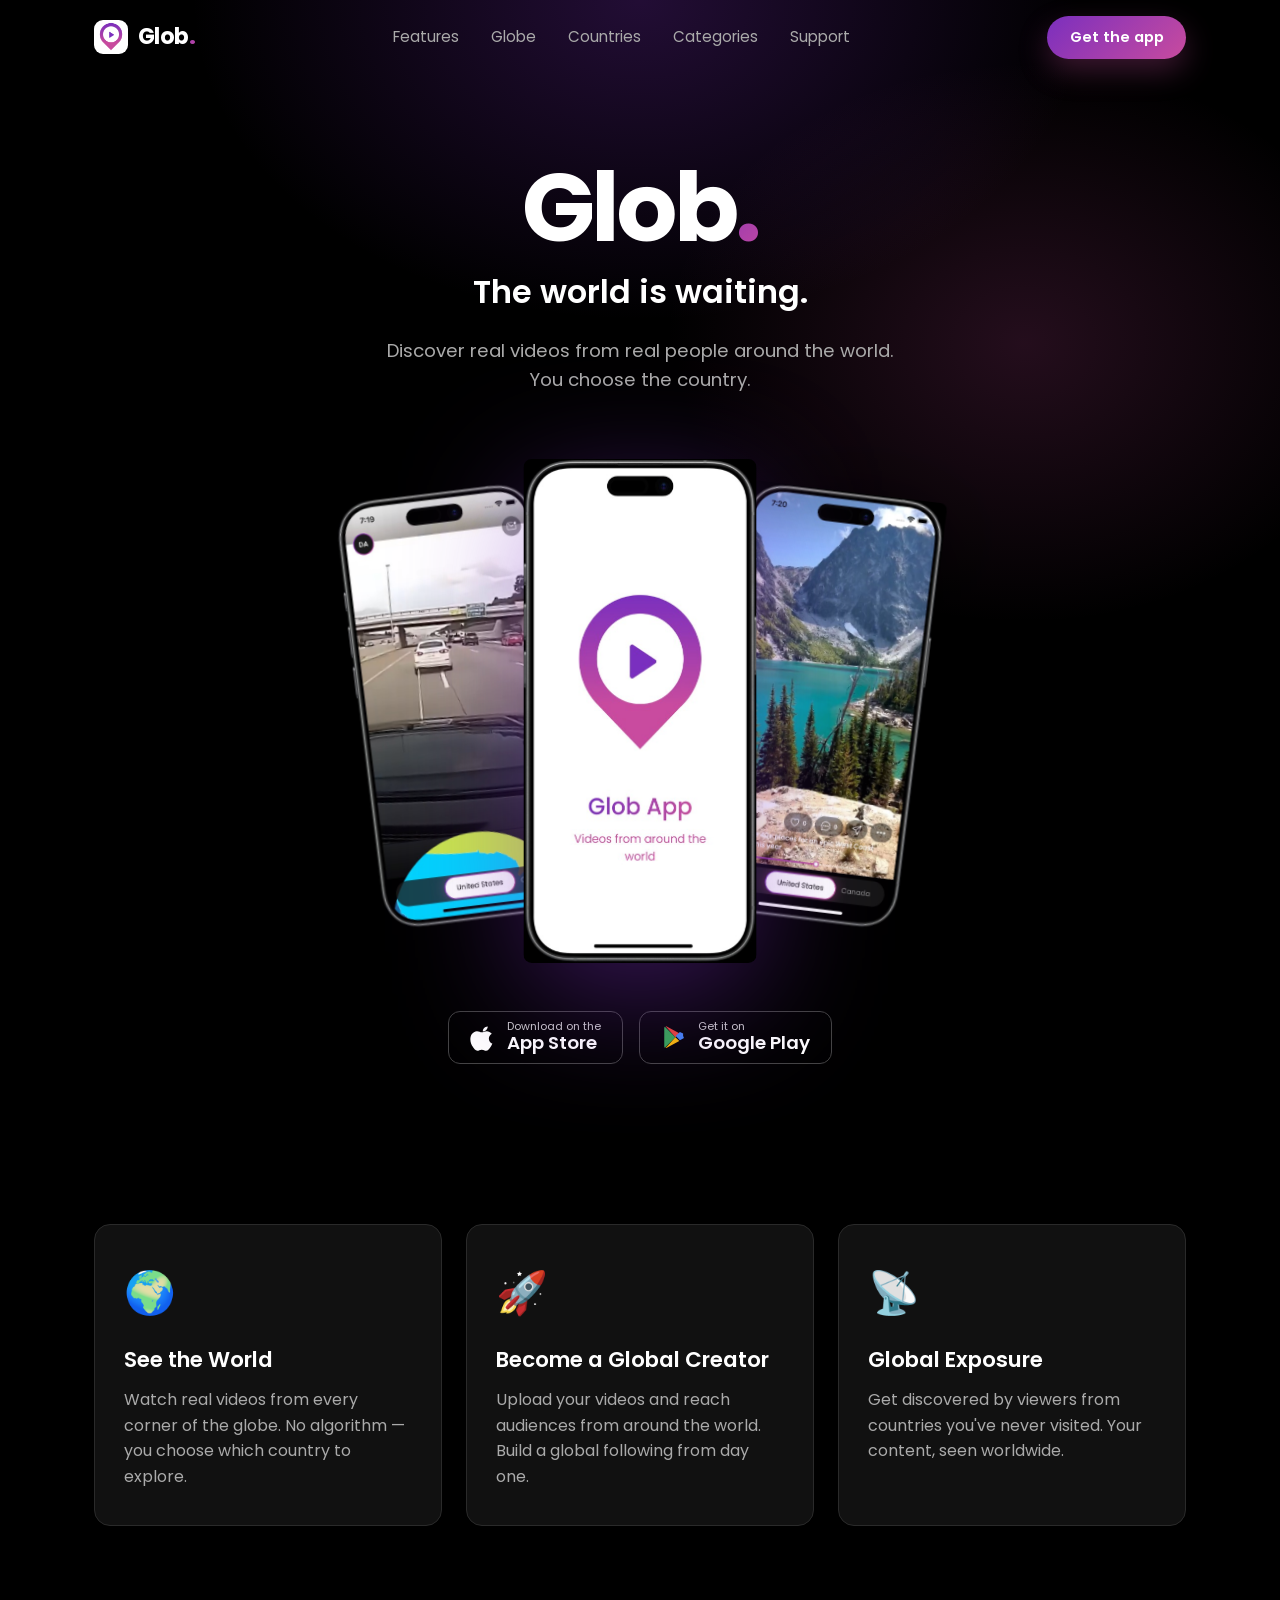
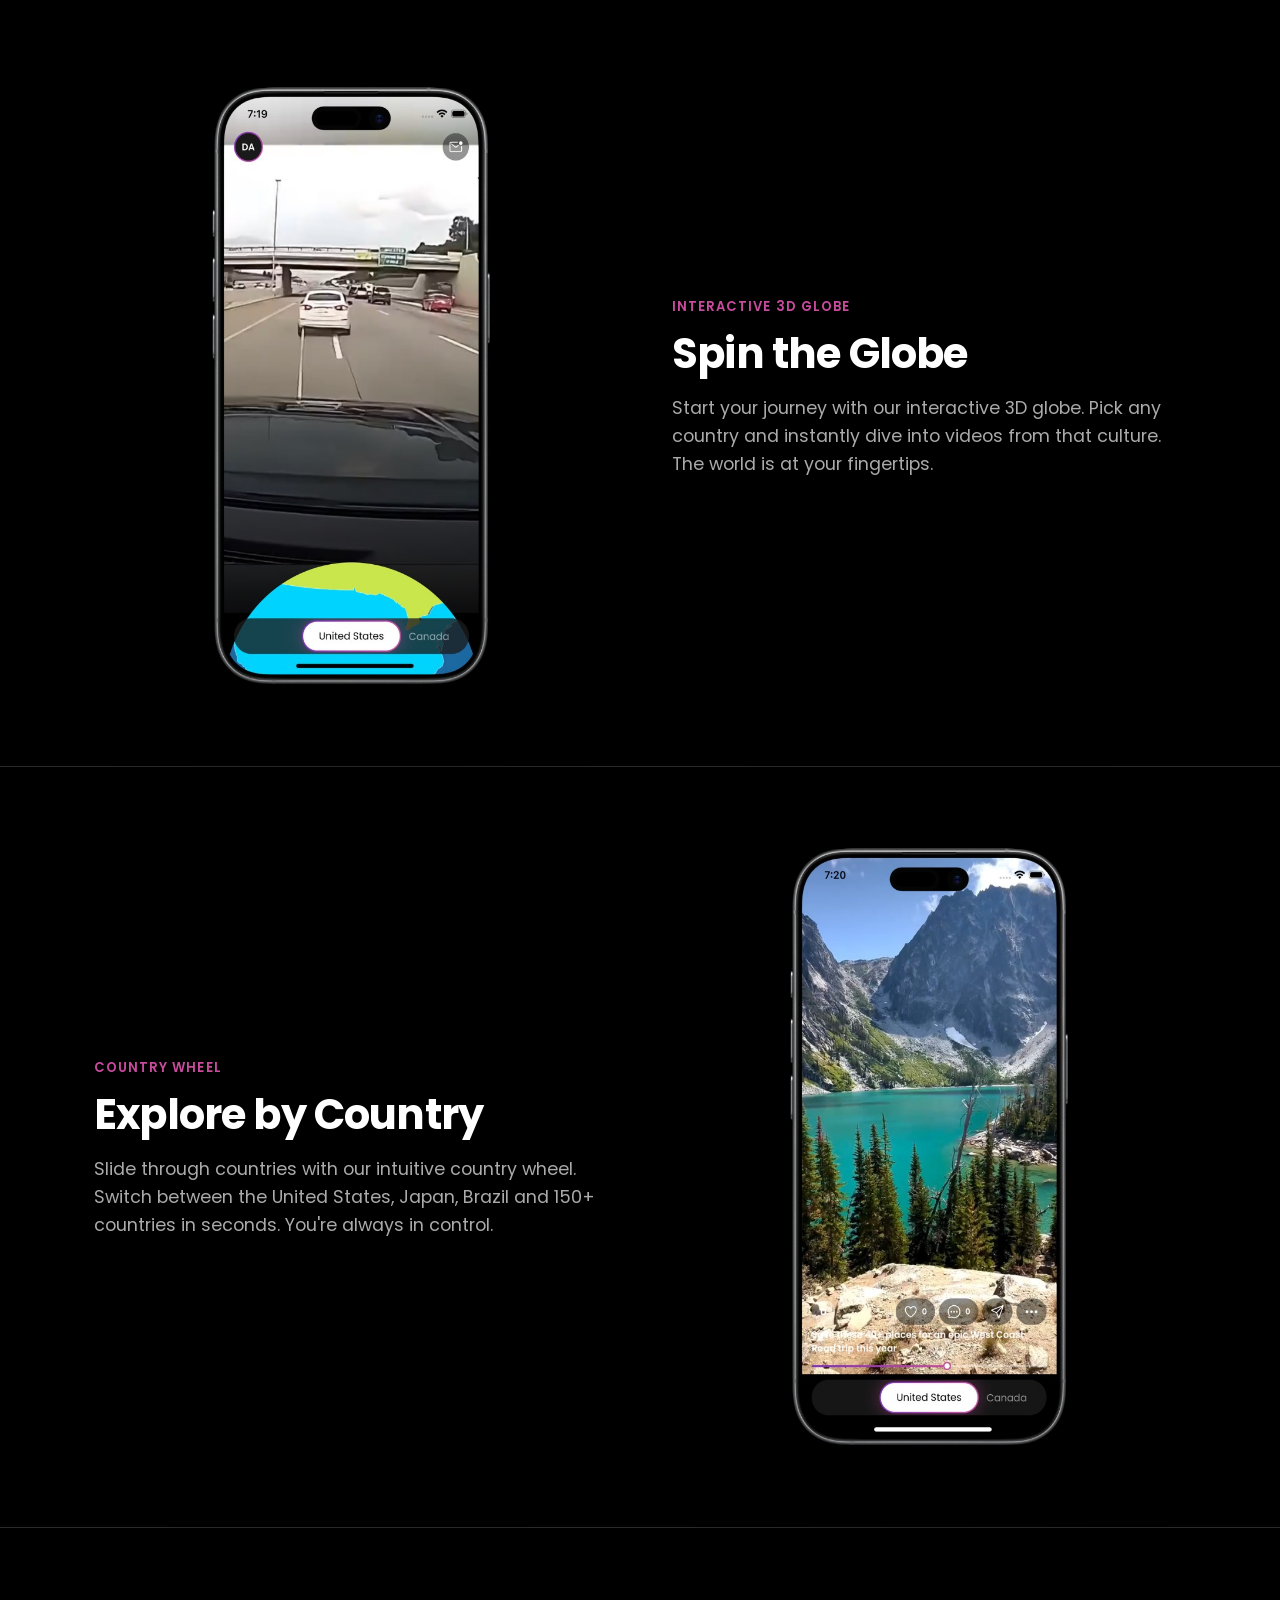
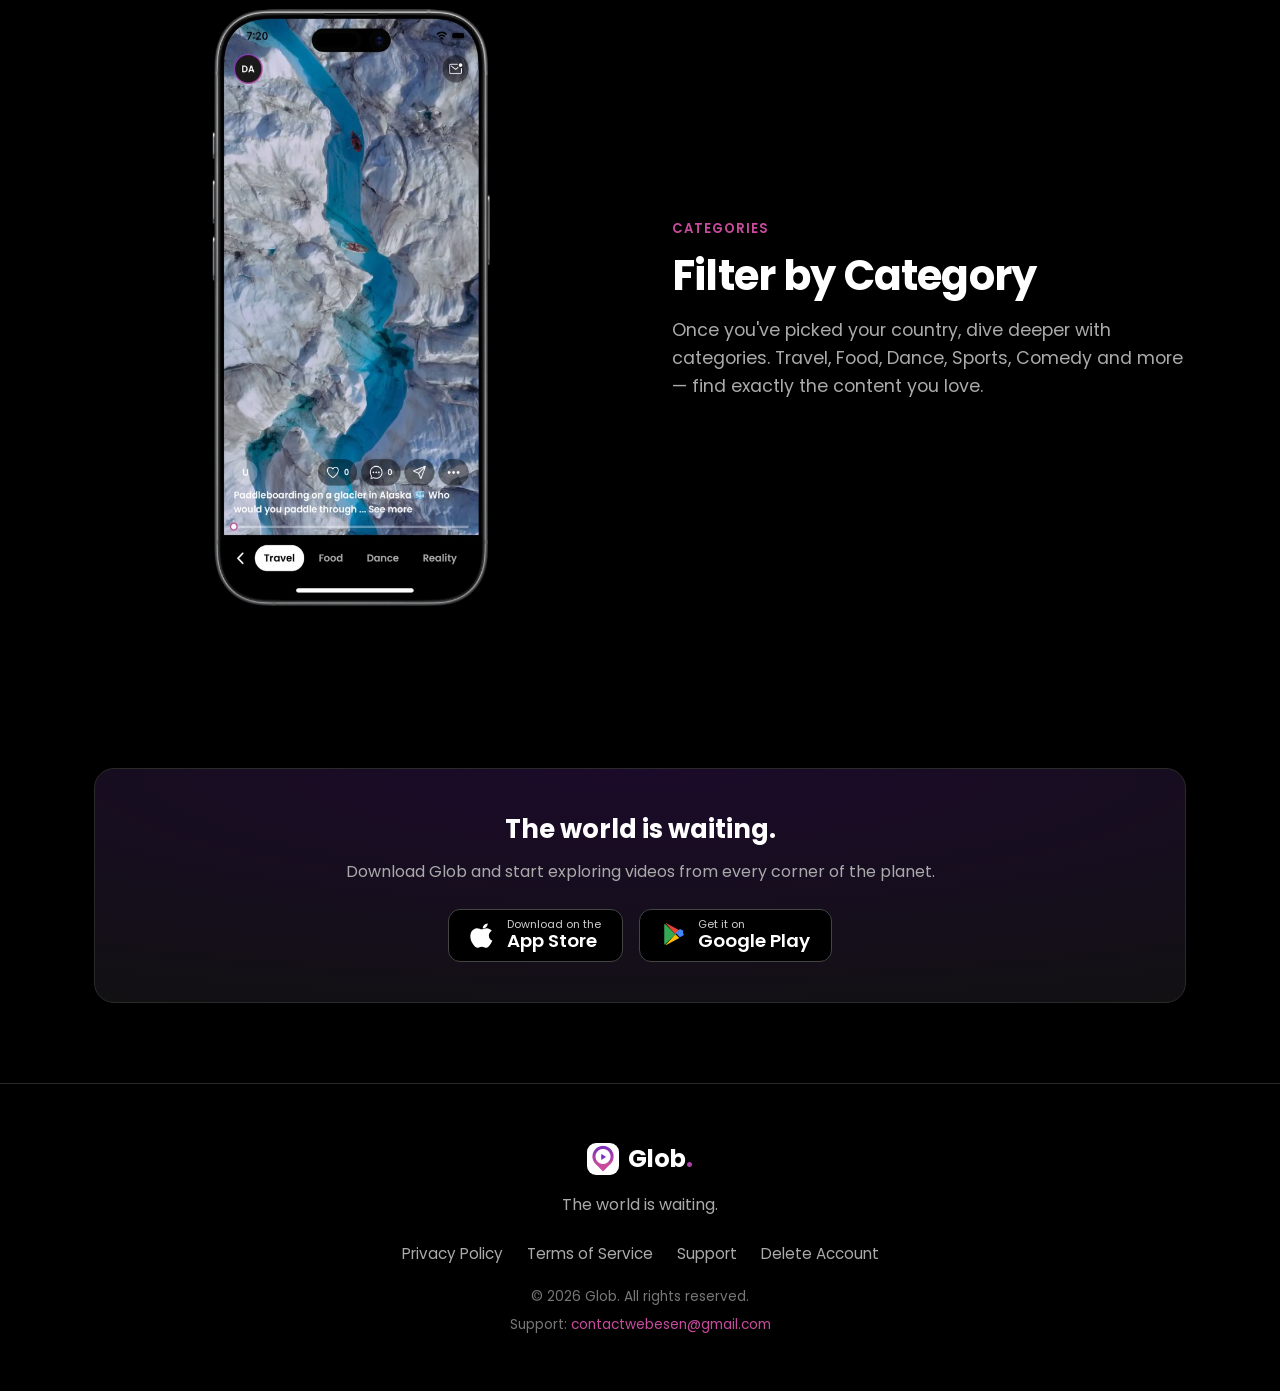
<file: index.html>
<!DOCTYPE html>
<html lang="en">
  <head>
    <meta charset="UTF-8" />
    <meta name="viewport" content="width=device-width, initial-scale=1.0" />
    <title>Glob — The world is waiting</title>
    <meta
      name="description"
      content="Glob lets you discover real videos from real people around the world. You choose the country. Spin the globe and explore."
    />
    <link rel="icon" type="image/jpeg" href="images/Logo_Screen.jpg" />
    <link rel="preconnect" href="https://fonts.googleapis.com" />
    <link rel="preconnect" href="https://fonts.gstatic.com" crossorigin />
    <link
      href="https://fonts.googleapis.com/css2?family=Poppins:wght@400;600;700&display=swap"
      rel="stylesheet"
    />
    <link rel="stylesheet" href="styles.css" />
  </head>
  <body id="top">
    <!-- NAV -->
    <header class="nav" id="nav">
      <div class="nav-inner">
        <a class="brand" href="#top">
          <img src="images/icon.png" alt="Glob logo" />
          <span>Glob<span class="grad-text">.</span></span>
        </a>
        <nav class="nav-links">
          <a href="#features">Features</a>
          <a href="#globe">Globe</a>
          <a href="#countries">Countries</a>
          <a href="#categories">Categories</a>
          <a href="support.html">Support</a>
        </nav>
        <a href="#download" class="btn btn-sm">Get the app</a>
      </div>
    </header>

    <main>
      <!-- SECTION 1: HERO -->
      <section class="hero">
        <div class="container">
          <h1 class="hero-title">Glob<span class="grad-text">.</span></h1>
          <p class="hero-subtitle">The world is waiting.</p>
          <p class="hero-desc">
            Discover real videos from real people around the world. You choose
            the country.
          </p>

          <div class="hero-mockups">
            <img
              class="shot shot-left"
              src="images/Globe_Screen.jpg"
              alt="Glob globe screen"
            />
            <img
              class="shot shot-center"
              src="images/Logo_Screen.jpg"
              alt="Glob app logo screen"
            />
            <img
              class="shot shot-right"
              src="images/United_States_Selected_1.jpg"
              alt="Glob country picker with United States selected"
            />
          </div>

          <div class="store-badges">
            <a href="#" class="store-badge" aria-label="Download on the App Store">
              <svg viewBox="0 0 24 24" fill="#fff" xmlns="http://www.w3.org/2000/svg">
                <path
                  d="M16.365 1.43c0 1.14-.417 2.2-1.12 2.99-.85.96-2.24 1.7-3.4 1.61-.14-1.12.42-2.31 1.06-3.04.78-.89 2.13-1.55 3.2-1.56.03 0 .06 0 .26 0zM20.5 17.27c-.55 1.27-.82 1.84-1.53 2.96-.99 1.57-2.39 3.52-4.12 3.54-1.54.02-1.93-1-4.02-.99-2.09.01-2.52 1.01-4.06.99-1.73-.02-3.05-1.78-4.04-3.35C-.06 16.79-.32 11.6 1.41 8.84c1.23-1.96 3.17-3.11 5-3.11 1.86 0 3.03 1.02 4.57 1.02 1.49 0 2.4-1.02 4.55-1.02 1.63 0 3.36.89 4.59 2.42-4.03 2.21-3.37 7.96.78 9.12z"
                />
              </svg>
              <span class="label"><small>Download on the</small><span>App Store</span></span>
            </a>
            <a href="#" class="store-badge" aria-label="Get it on Google Play">
              <svg viewBox="0 0 24 24" xmlns="http://www.w3.org/2000/svg">
                <path d="M3.6 1.5 13.3 11.2 3.6 20.9c-.36-.2-.6-.58-.6-1.06V2.56c0-.48.24-.86.6-1.06z" fill="#34A853"/>
                <path d="M16.9 7.6 13.3 11.2 4.2 1.2c.1-.04.2-.06.32-.06.27 0 .54.08.78.22l11.6 6.24z" fill="#EA4335"/>
                <path d="M16.9 14.8 5.3 21.04c-.24.14-.51.22-.78.22-.12 0-.22-.02-.32-.06l9.1-10 3.6 3.6z" fill="#FBBC04"/>
                <path d="M20.4 10.4c.4.22.66.62.66 1.06s-.26.84-.66 1.06l-2.94 1.58-3.86-3.86 3.86-3.86 2.94 1.58z" fill="#4285F4"/>
              </svg>
              <span class="label"><small>Get it on</small><span>Google Play</span></span>
            </a>
          </div>
        </div>
      </section>

      <!-- SECTION 2: VALUE PROPS -->
      <section id="features">
        <div class="container">
          <div class="cards">
            <div class="card reveal">
              <div class="card-icon">🌍</div>
              <h3>See the World</h3>
              <p>
                Watch real videos from every corner of the globe. No algorithm —
                you choose which country to explore.
              </p>
            </div>
            <div class="card reveal">
              <div class="card-icon">🚀</div>
              <h3>Become a Global Creator</h3>
              <p>
                Upload your videos and reach audiences from around the world.
                Build a global following from day one.
              </p>
            </div>
            <div class="card reveal">
              <div class="card-icon">📡</div>
              <h3>Global Exposure</h3>
              <p>
                Get discovered by viewers from countries you've never visited.
                Your content, seen worldwide.
              </p>
            </div>
          </div>
        </div>
      </section>

      <!-- SECTION 3: GLOBE FEATURE -->
      <section id="globe">
        <div class="container">
          <div class="feature-row">
            <div class="feature-media reveal">
              <img class="shot" src="images/Globe_Screen.jpg" alt="Glob interactive globe screen" />
            </div>
            <div class="feature-text reveal">
              <span class="eyebrow">Interactive 3D globe</span>
              <h2>Spin the Globe</h2>
              <p>
                Start your journey with our interactive 3D globe. Pick any
                country and instantly dive into videos from that culture. The
                world is at your fingertips.
              </p>
            </div>
          </div>
        </div>
      </section>

      <hr class="feature-divider" />

      <!-- SECTION 4: COUNTRY PICKER FEATURE -->
      <section id="countries">
        <div class="container">
          <div class="feature-row reverse">
            <div class="feature-text reveal">
              <span class="eyebrow">Country wheel</span>
              <h2>Explore by Country</h2>
              <p>
                Slide through countries with our intuitive country wheel. Switch
                between the United States, Japan, Brazil and 150+ countries in
                seconds. You're always in control.
              </p>
            </div>
            <div class="feature-media reveal">
              <img class="shot" src="images/United_States_Selected_1.jpg" alt="Glob country picker" />
            </div>
          </div>
        </div>
      </section>

      <hr class="feature-divider" />

      <!-- SECTION 5: CATEGORY PICKER FEATURE -->
      <section id="categories">
        <div class="container">
          <div class="feature-row">
            <div class="feature-media reveal">
              <img class="shot" src="images/Category_Travel_Selected.jpg" alt="Glob Travel category feed" />
            </div>
            <div class="feature-text reveal">
              <span class="eyebrow">Categories</span>
              <h2>Filter by Category</h2>
              <p>
                Once you've picked your country, dive deeper with categories.
                Travel, Food, Dance, Sports, Comedy and more — find exactly the
                content you love.
              </p>
            </div>
          </div>
        </div>
      </section>

      <!-- DOWNLOAD CTA -->
      <section id="download">
        <div class="container">
          <div class="contact-box reveal">
            <h2>The world is waiting.</h2>
            <p>Download Glob and start exploring videos from every corner of the planet.</p>
            <div class="store-badges">
              <a href="#" class="store-badge" aria-label="Download on the App Store">
                <svg viewBox="0 0 24 24" fill="#fff" xmlns="http://www.w3.org/2000/svg">
                  <path
                    d="M16.365 1.43c0 1.14-.417 2.2-1.12 2.99-.85.96-2.24 1.7-3.4 1.61-.14-1.12.42-2.31 1.06-3.04.78-.89 2.13-1.55 3.2-1.56.03 0 .06 0 .26 0zM20.5 17.27c-.55 1.27-.82 1.84-1.53 2.96-.99 1.57-2.39 3.52-4.12 3.54-1.54.02-1.93-1-4.02-.99-2.09.01-2.52 1.01-4.06.99-1.73-.02-3.05-1.78-4.04-3.35C-.06 16.79-.32 11.6 1.41 8.84c1.23-1.96 3.17-3.11 5-3.11 1.86 0 3.03 1.02 4.57 1.02 1.49 0 2.4-1.02 4.55-1.02 1.63 0 3.36.89 4.59 2.42-4.03 2.21-3.37 7.96.78 9.12z"
                  />
                </svg>
                <span class="label"><small>Download on the</small><span>App Store</span></span>
              </a>
              <a href="#" class="store-badge" aria-label="Get it on Google Play">
                <svg viewBox="0 0 24 24" xmlns="http://www.w3.org/2000/svg">
                  <path d="M3.6 1.5 13.3 11.2 3.6 20.9c-.36-.2-.6-.58-.6-1.06V2.56c0-.48.24-.86.6-1.06z" fill="#34A853"/>
                  <path d="M16.9 7.6 13.3 11.2 4.2 1.2c.1-.04.2-.06.32-.06.27 0 .54.08.78.22l11.6 6.24z" fill="#EA4335"/>
                  <path d="M16.9 14.8 5.3 21.04c-.24.14-.51.22-.78.22-.12 0-.22-.02-.32-.06l9.1-10 3.6 3.6z" fill="#FBBC04"/>
                  <path d="M20.4 10.4c.4.22.66.62.66 1.06s-.26.84-.66 1.06l-2.94 1.58-3.86-3.86 3.86-3.86 2.94 1.58z" fill="#4285F4"/>
                </svg>
                <span class="label"><small>Get it on</small><span>Google Play</span></span>
              </a>
            </div>
          </div>
        </div>
      </section>
    </main>

    <!-- SECTION 6: FOOTER -->
    <footer class="footer">
      <div class="container">
        <div class="footer-brand">
          <img src="images/icon.png" alt="Glob logo" />
          <span>Glob<span class="grad-text">.</span></span>
        </div>
        <p class="footer-tag">The world is waiting.</p>
        <nav class="footer-links">
          <a href="privacy.html">Privacy Policy</a>
          <a href="terms.html">Terms of Service</a>
          <a href="support.html">Support</a>
          <a href="delete-account.html">Delete Account</a>
        </nav>
        <p class="footer-copy">© 2026 Glob. All rights reserved.</p>
        <p class="footer-email">
          Support: <a href="mailto:contactwebesen@gmail.com">contactwebesen@gmail.com</a>
        </p>
      </div>
    </footer>

    <script src="script.js"></script>
  </body>
</html>
</file>
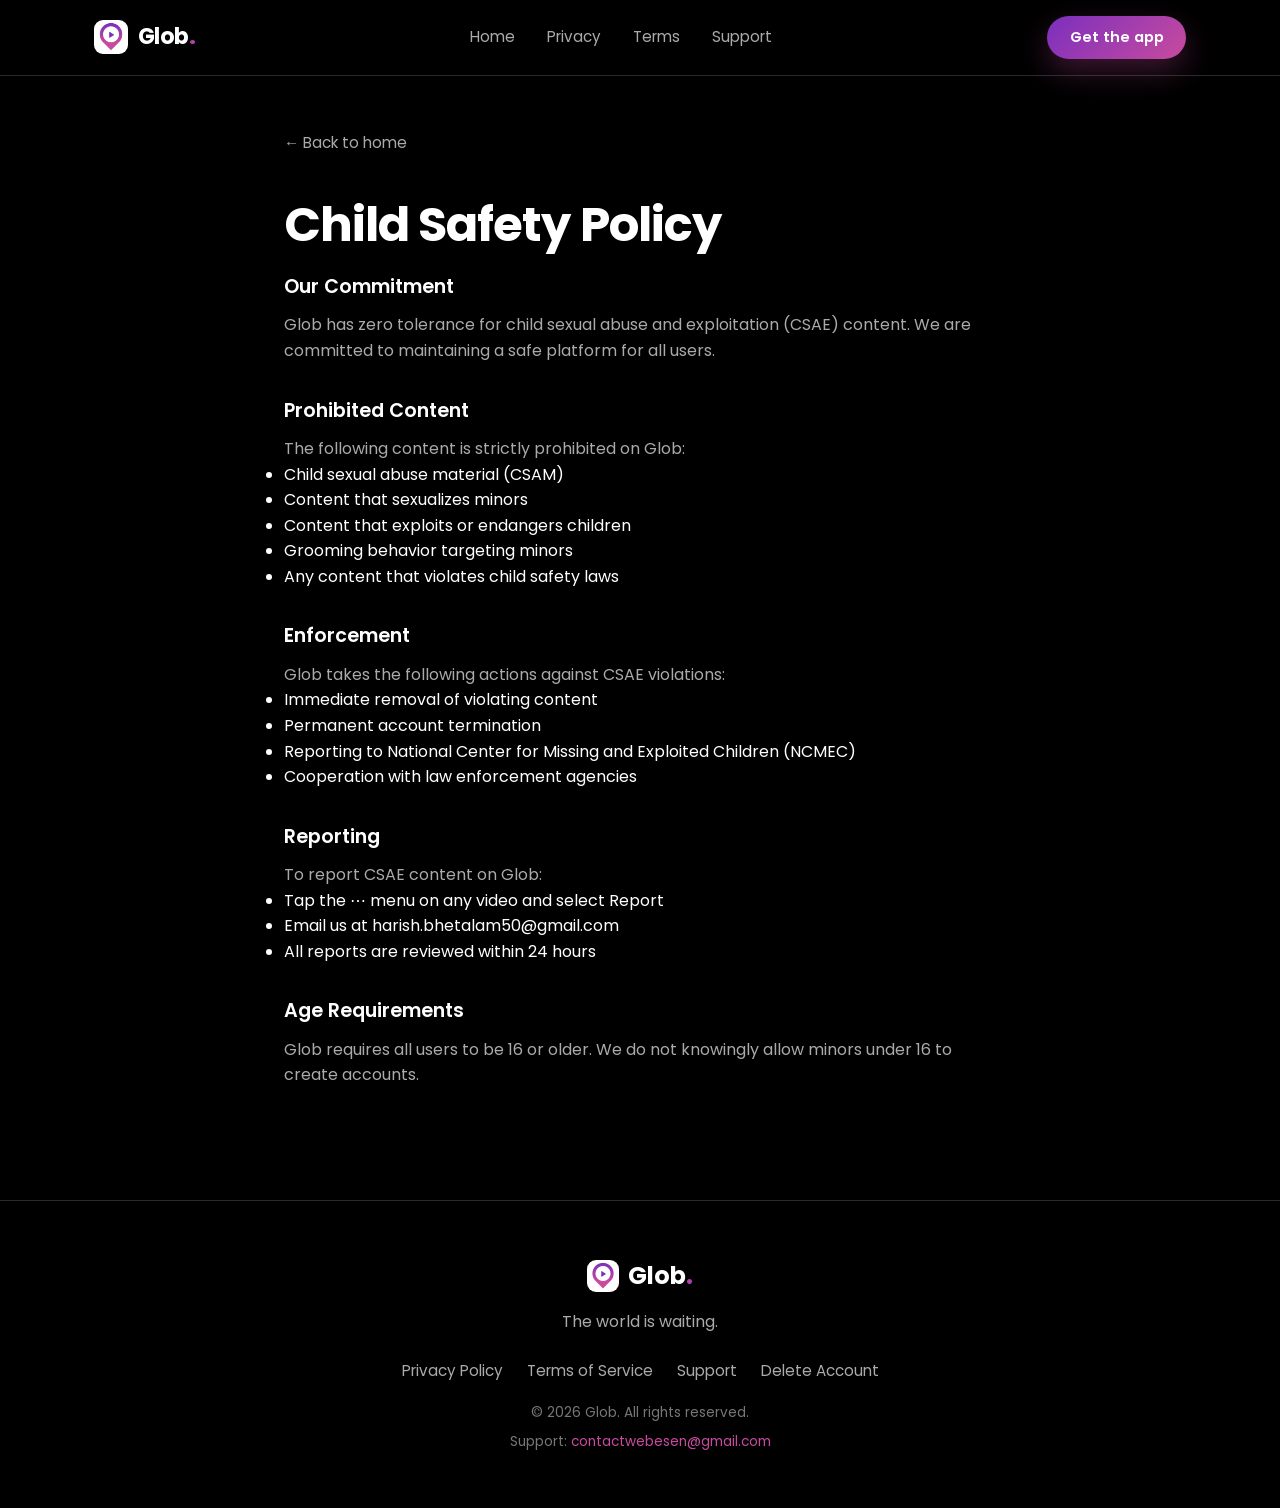
<file: csae-policy.html>
<!DOCTYPE html>
<html lang="en">
  <head>
    <meta charset="UTF-8" />
    <meta name="viewport" content="width=device-width, initial-scale=1.0" />
    <title>Child Safety Policy - Glob</title>
    <meta
      name="description"
      content="Glob's Child Safety Policy — our commitment to preventing child sexual abuse and exploitation on the platform."
    />
    <link rel="icon" type="image/jpeg" href="images/Logo_Screen.jpg" />
    <link rel="preconnect" href="https://fonts.googleapis.com" />
    <link rel="preconnect" href="https://fonts.gstatic.com" crossorigin />
    <link
      href="https://fonts.googleapis.com/css2?family=Poppins:wght@400;600;700&display=swap"
      rel="stylesheet"
    />
    <link rel="stylesheet" href="styles.css" />
  </head>
  <body id="top">
    <header class="nav scrolled" id="nav" data-always-solid="true">
      <div class="nav-inner">
        <a class="brand" href="index.html">
          <img src="images/icon.png" alt="Glob logo" />
          <span>Glob<span class="grad-text">.</span></span>
        </a>
        <nav class="nav-links">
          <a href="index.html">Home</a>
          <a href="privacy.html">Privacy</a>
          <a href="terms.html">Terms</a>
          <a href="support.html">Support</a>
        </nav>
        <a href="index.html" class="btn btn-sm">Get the app</a>
      </div>
    </header>

    <main class="page">
      <div class="container page-narrow">
        <a href="index.html" class="back-link">← Back to home</a>
        <h1>Child Safety Policy</h1>

        <div class="legal-section">
          <h2>Our Commitment</h2>
          <p>
            Glob has zero tolerance for child sexual abuse and exploitation (CSAE)
            content. We are committed to maintaining a safe platform for all users.
          </p>
        </div>

        <div class="legal-section">
          <h2>Prohibited Content</h2>
          <p>The following content is strictly prohibited on Glob:</p>
          <ul>
            <li>Child sexual abuse material (CSAM)</li>
            <li>Content that sexualizes minors</li>
            <li>Content that exploits or endangers children</li>
            <li>Grooming behavior targeting minors</li>
            <li>Any content that violates child safety laws</li>
          </ul>
        </div>

        <div class="legal-section">
          <h2>Enforcement</h2>
          <p>Glob takes the following actions against CSAE violations:</p>
          <ul>
            <li>Immediate removal of violating content</li>
            <li>Permanent account termination</li>
            <li>
              Reporting to National Center for Missing and Exploited Children
              (NCMEC)
            </li>
            <li>Cooperation with law enforcement agencies</li>
          </ul>
        </div>

        <div class="legal-section">
          <h2>Reporting</h2>
          <p>To report CSAE content on Glob:</p>
          <ul>
            <li>Tap the ⋯ menu on any video and select Report</li>
            <li>
              Email us at
              <a href="mailto:harish.bhetalam50@gmail.com">harish.bhetalam50@gmail.com</a>
            </li>
            <li>All reports are reviewed within 24 hours</li>
          </ul>
        </div>

        <div class="legal-section">
          <h2>Age Requirements</h2>
          <p>
            Glob requires all users to be 16 or older. We do not knowingly allow
            minors under 16 to create accounts.
          </p>
        </div>
      </div>
    </main>

    <footer class="footer">
      <div class="container">
        <div class="footer-brand">
          <img src="images/icon.png" alt="Glob logo" />
          <span>Glob<span class="grad-text">.</span></span>
        </div>
        <p class="footer-tag">The world is waiting.</p>
        <nav class="footer-links">
          <a href="privacy.html">Privacy Policy</a>
          <a href="terms.html">Terms of Service</a>
          <a href="support.html">Support</a>
          <a href="delete-account.html">Delete Account</a>
        </nav>
        <p class="footer-copy">© 2026 Glob. All rights reserved.</p>
        <p class="footer-email">
          Support: <a href="mailto:contactwebesen@gmail.com">contactwebesen@gmail.com</a>
        </p>
      </div>
    </footer>

    <script src="script.js"></script>
  </body>
</html>
</file>
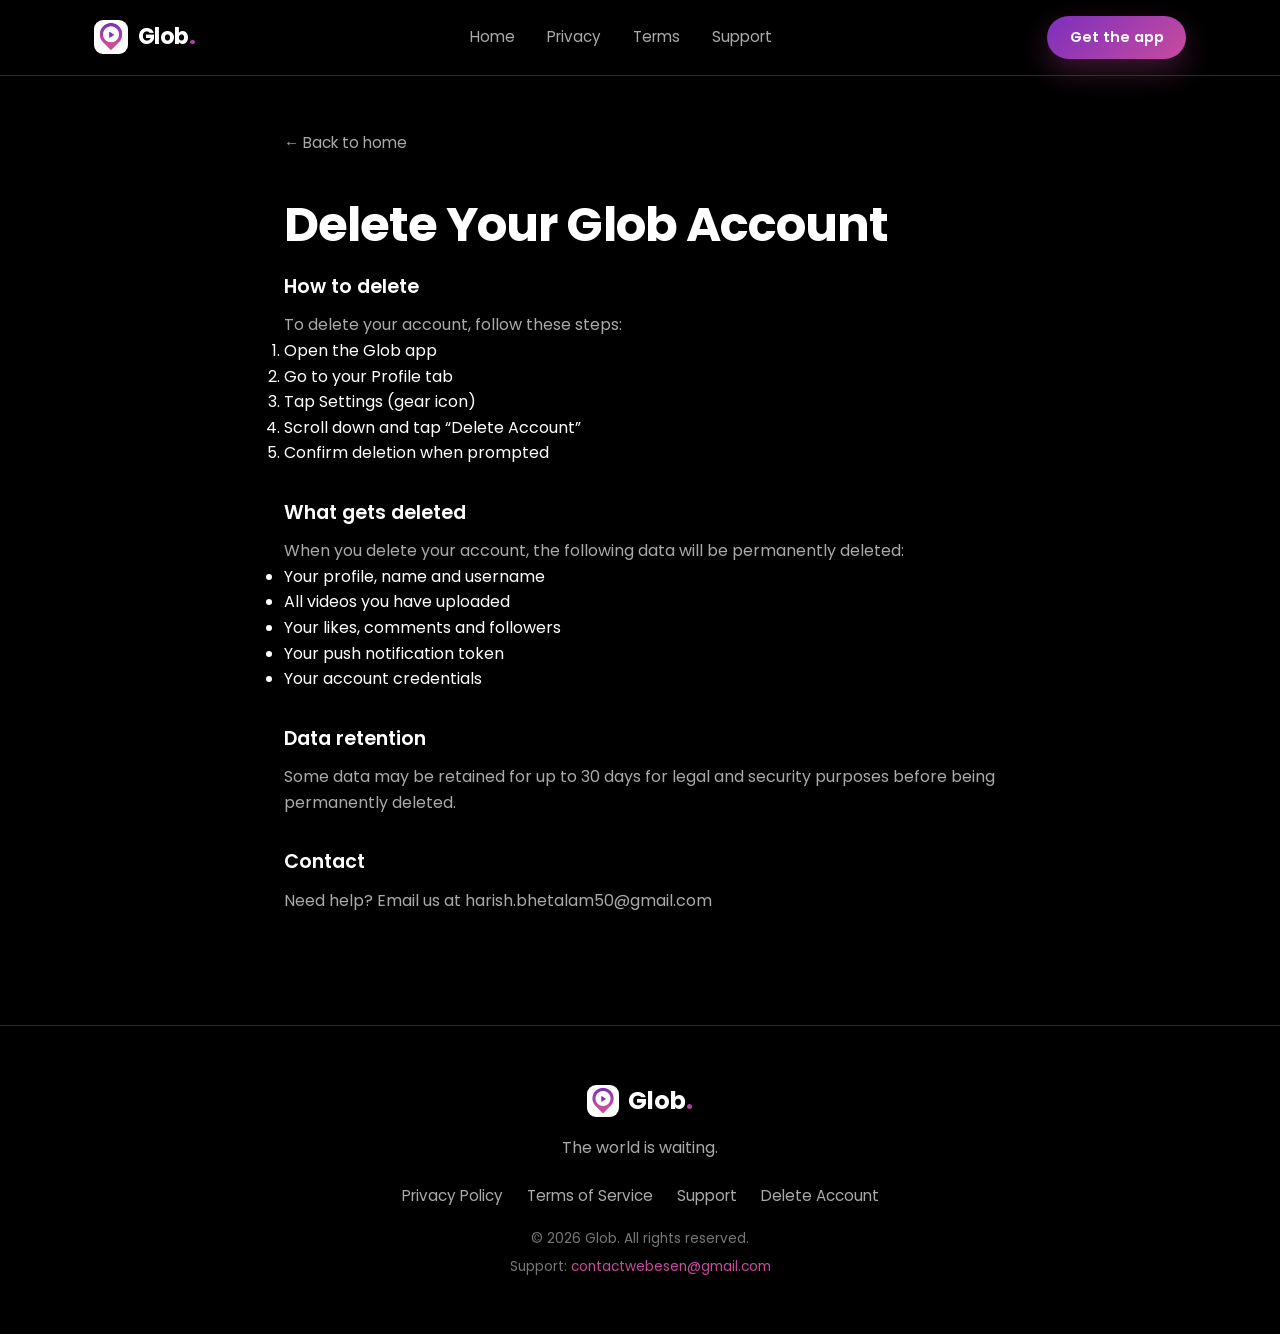
<file: delete-account.html>
<!DOCTYPE html>
<html lang="en">
  <head>
    <meta charset="UTF-8" />
    <meta name="viewport" content="width=device-width, initial-scale=1.0" />
    <title>Delete Your Glob Account</title>
    <meta
      name="description"
      content="Learn how to delete your Glob account and what data is permanently removed."
    />
    <link rel="icon" type="image/jpeg" href="images/Logo_Screen.jpg" />
    <link rel="preconnect" href="https://fonts.googleapis.com" />
    <link rel="preconnect" href="https://fonts.gstatic.com" crossorigin />
    <link
      href="https://fonts.googleapis.com/css2?family=Poppins:wght@400;600;700&display=swap"
      rel="stylesheet"
    />
    <link rel="stylesheet" href="styles.css" />
  </head>
  <body id="top">
    <header class="nav scrolled" id="nav" data-always-solid="true">
      <div class="nav-inner">
        <a class="brand" href="index.html">
          <img src="images/icon.png" alt="Glob logo" />
          <span>Glob<span class="grad-text">.</span></span>
        </a>
        <nav class="nav-links">
          <a href="index.html">Home</a>
          <a href="privacy.html">Privacy</a>
          <a href="terms.html">Terms</a>
          <a href="support.html">Support</a>
        </nav>
        <a href="index.html" class="btn btn-sm">Get the app</a>
      </div>
    </header>

    <main class="page">
      <div class="container page-narrow">
        <a href="index.html" class="back-link">← Back to home</a>
        <h1>Delete Your Glob Account</h1>

        <div class="legal-section">
          <h2>How to delete</h2>
          <p>To delete your account, follow these steps:</p>
          <ol>
            <li>Open the Glob app</li>
            <li>Go to your Profile tab</li>
            <li>Tap Settings (gear icon)</li>
            <li>Scroll down and tap &ldquo;Delete Account&rdquo;</li>
            <li>Confirm deletion when prompted</li>
          </ol>
        </div>

        <div class="legal-section">
          <h2>What gets deleted</h2>
          <p>
            When you delete your account, the following data will be permanently
            deleted:
          </p>
          <ul>
            <li>Your profile, name and username</li>
            <li>All videos you have uploaded</li>
            <li>Your likes, comments and followers</li>
            <li>Your push notification token</li>
            <li>Your account credentials</li>
          </ul>
        </div>

        <div class="legal-section">
          <h2>Data retention</h2>
          <p>
            Some data may be retained for up to 30 days for legal and security
            purposes before being permanently deleted.
          </p>
        </div>

        <div class="legal-section">
          <h2>Contact</h2>
          <p>
            Need help? Email us at
            <a href="mailto:harish.bhetalam50@gmail.com">harish.bhetalam50@gmail.com</a>
          </p>
        </div>
      </div>
    </main>

    <footer class="footer">
      <div class="container">
        <div class="footer-brand">
          <img src="images/icon.png" alt="Glob logo" />
          <span>Glob<span class="grad-text">.</span></span>
        </div>
        <p class="footer-tag">The world is waiting.</p>
        <nav class="footer-links">
          <a href="privacy.html">Privacy Policy</a>
          <a href="terms.html">Terms of Service</a>
          <a href="support.html">Support</a>
          <a href="delete-account.html">Delete Account</a>
        </nav>
        <p class="footer-copy">© 2026 Glob. All rights reserved.</p>
        <p class="footer-email">
          Support: <a href="mailto:contactwebesen@gmail.com">contactwebesen@gmail.com</a>
        </p>
      </div>
    </footer>

    <script src="script.js"></script>
  </body>
</html>
</file>
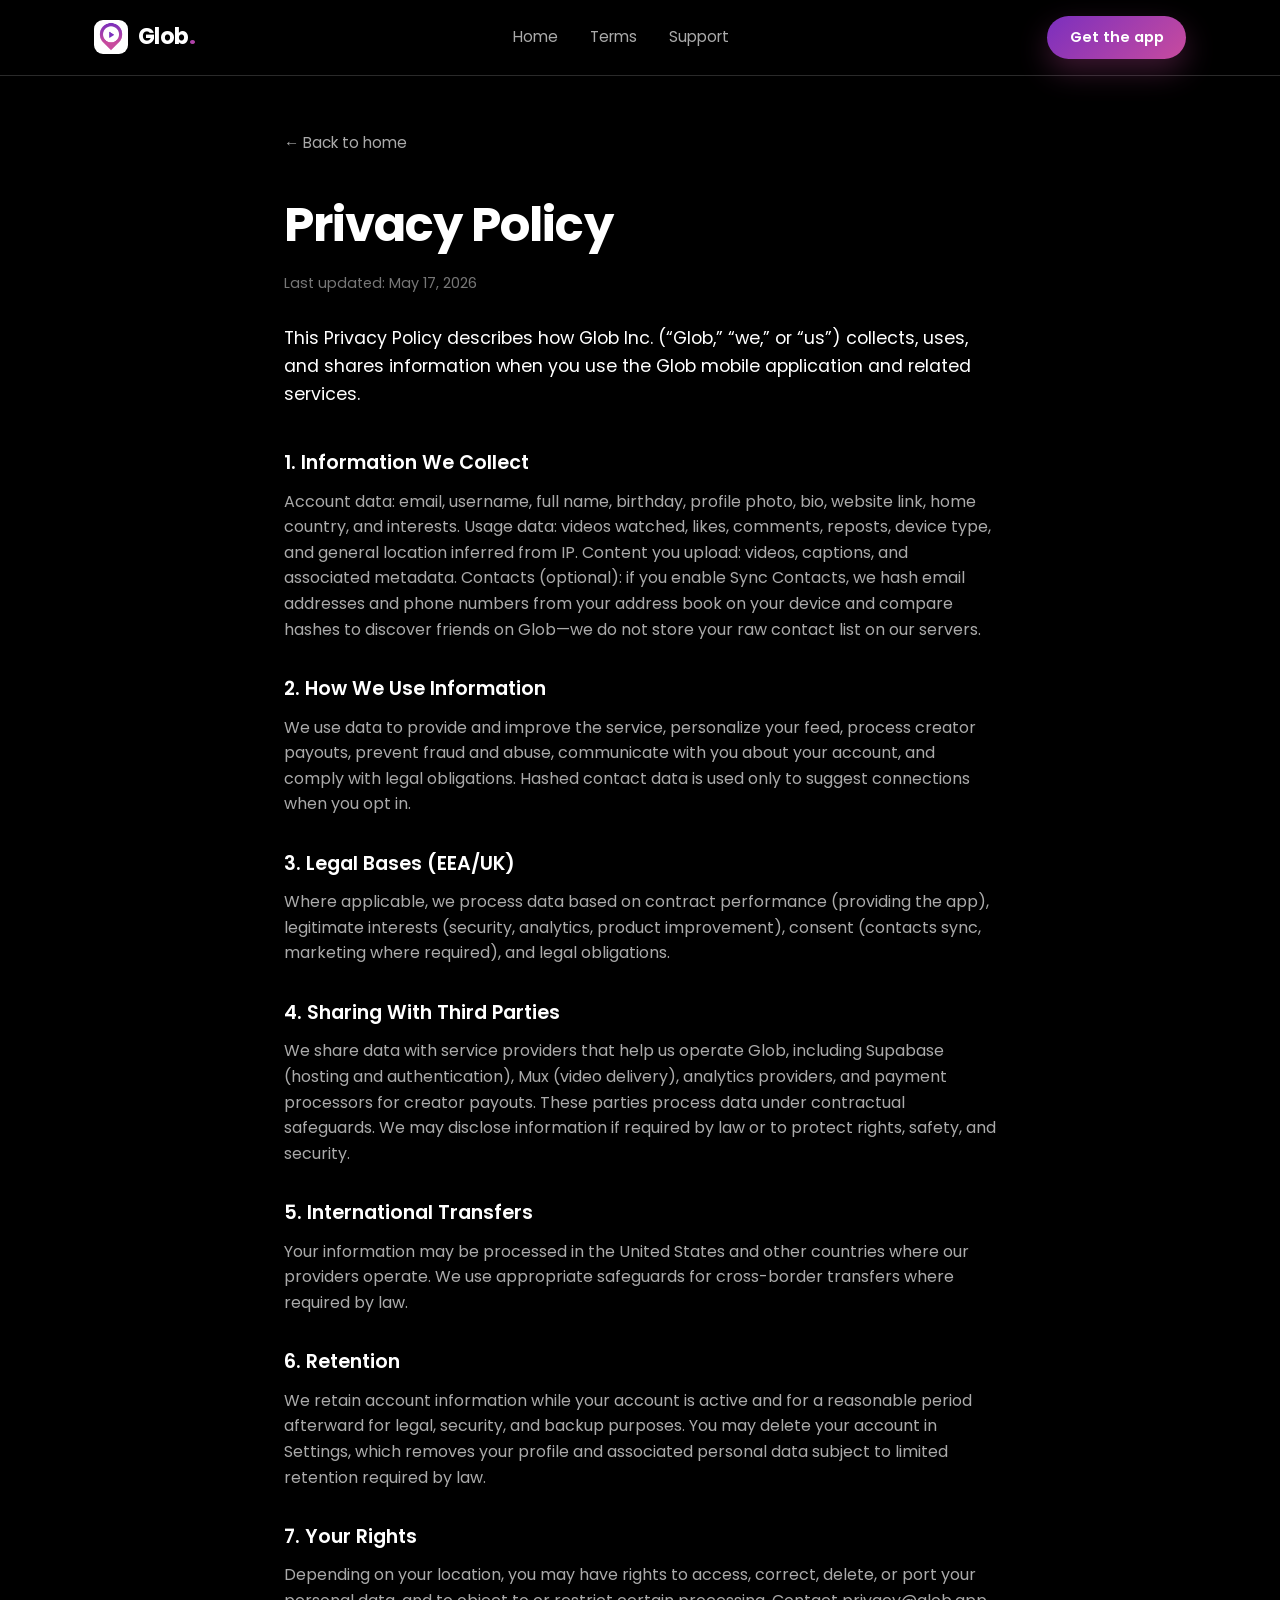
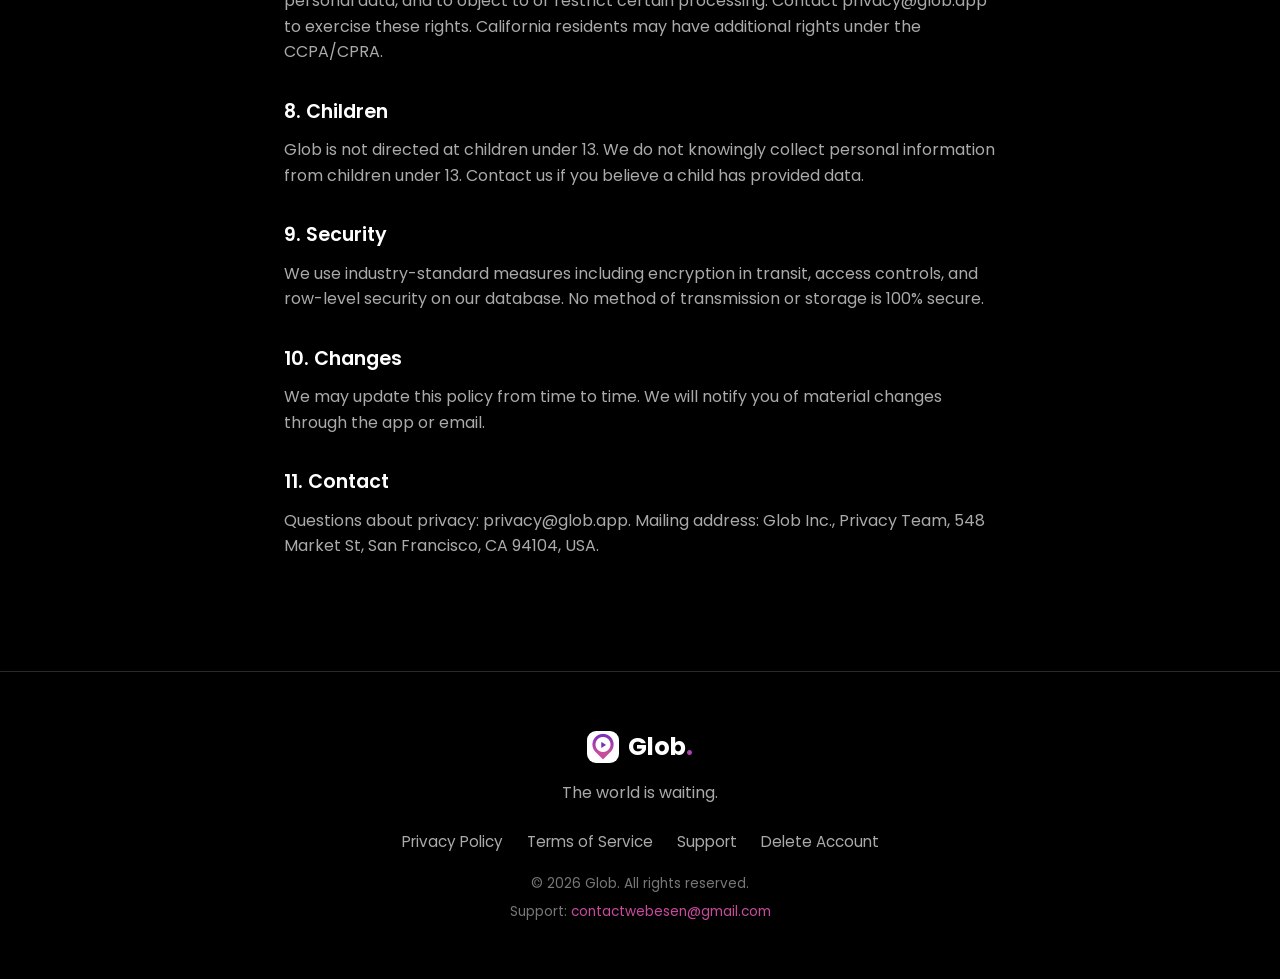
<file: privacy.html>
<!DOCTYPE html>
<html lang="en">
  <head>
    <meta charset="UTF-8" />
    <meta name="viewport" content="width=device-width, initial-scale=1.0" />
    <title>Privacy Policy — Glob</title>
    <meta name="description" content="Glob Privacy Policy — how we collect, use, and share information." />
    <link rel="icon" type="image/jpeg" href="images/Logo_Screen.jpg" />
    <link rel="preconnect" href="https://fonts.googleapis.com" />
    <link rel="preconnect" href="https://fonts.gstatic.com" crossorigin />
    <link
      href="https://fonts.googleapis.com/css2?family=Poppins:wght@400;600;700&display=swap"
      rel="stylesheet"
    />
    <link rel="stylesheet" href="styles.css" />
  </head>
  <body id="top">
    <header class="nav scrolled" id="nav" data-always-solid="true">
      <div class="nav-inner">
        <a class="brand" href="index.html">
          <img src="images/icon.png" alt="Glob logo" />
          <span>Glob<span class="grad-text">.</span></span>
        </a>
        <nav class="nav-links">
          <a href="index.html">Home</a>
          <a href="terms.html">Terms</a>
          <a href="support.html">Support</a>
        </nav>
        <a href="index.html" class="btn btn-sm">Get the app</a>
      </div>
    </header>

    <main class="page">
      <div class="container page-narrow">
        <a href="index.html" class="back-link">← Back to home</a>
        <h1>Privacy Policy</h1>
        <p class="updated">Last updated: May 17, 2026</p>
        <p class="lead">
          This Privacy Policy describes how Glob Inc. (“Glob,” “we,” or “us”)
          collects, uses, and shares information when you use the Glob mobile
          application and related services.
        </p>

        <div class="legal-section">
          <h2>1. Information We Collect</h2>
          <p>
            Account data: email, username, full name, birthday, profile photo,
            bio, website link, home country, and interests. Usage data: videos
            watched, likes, comments, reposts, device type, and general location
            inferred from IP. Content you upload: videos, captions, and
            associated metadata. Contacts (optional): if you enable Sync
            Contacts, we hash email addresses and phone numbers from your address
            book on your device and compare hashes to discover friends on Glob—we
            do not store your raw contact list on our servers.
          </p>
        </div>

        <div class="legal-section">
          <h2>2. How We Use Information</h2>
          <p>
            We use data to provide and improve the service, personalize your
            feed, process creator payouts, prevent fraud and abuse, communicate
            with you about your account, and comply with legal obligations.
            Hashed contact data is used only to suggest connections when you opt
            in.
          </p>
        </div>

        <div class="legal-section">
          <h2>3. Legal Bases (EEA/UK)</h2>
          <p>
            Where applicable, we process data based on contract performance
            (providing the app), legitimate interests (security, analytics,
            product improvement), consent (contacts sync, marketing where
            required), and legal obligations.
          </p>
        </div>

        <div class="legal-section">
          <h2>4. Sharing With Third Parties</h2>
          <p>
            We share data with service providers that help us operate Glob,
            including Supabase (hosting and authentication), Mux (video
            delivery), analytics providers, and payment processors for creator
            payouts. These parties process data under contractual safeguards. We
            may disclose information if required by law or to protect rights,
            safety, and security.
          </p>
        </div>

        <div class="legal-section">
          <h2>5. International Transfers</h2>
          <p>
            Your information may be processed in the United States and other
            countries where our providers operate. We use appropriate safeguards
            for cross-border transfers where required by law.
          </p>
        </div>

        <div class="legal-section">
          <h2>6. Retention</h2>
          <p>
            We retain account information while your account is active and for a
            reasonable period afterward for legal, security, and backup purposes.
            You may delete your account in Settings, which removes your profile
            and associated personal data subject to limited retention required by
            law.
          </p>
        </div>

        <div class="legal-section">
          <h2>7. Your Rights</h2>
          <p>
            Depending on your location, you may have rights to access, correct,
            delete, or port your personal data, and to object to or restrict
            certain processing. Contact privacy@glob.app to exercise these
            rights. California residents may have additional rights under the
            CCPA/CPRA.
          </p>
        </div>

        <div class="legal-section">
          <h2>8. Children</h2>
          <p>
            Glob is not directed at children under 13. We do not knowingly
            collect personal information from children under 13. Contact us if
            you believe a child has provided data.
          </p>
        </div>

        <div class="legal-section">
          <h2>9. Security</h2>
          <p>
            We use industry-standard measures including encryption in transit,
            access controls, and row-level security on our database. No method of
            transmission or storage is 100% secure.
          </p>
        </div>

        <div class="legal-section">
          <h2>10. Changes</h2>
          <p>
            We may update this policy from time to time. We will notify you of
            material changes through the app or email.
          </p>
        </div>

        <div class="legal-section">
          <h2>11. Contact</h2>
          <p>
            Questions about privacy: privacy@glob.app. Mailing address: Glob
            Inc., Privacy Team, 548 Market St, San Francisco, CA 94104, USA.
          </p>
        </div>
      </div>
    </main>

    <footer class="footer">
      <div class="container">
        <div class="footer-brand">
          <img src="images/icon.png" alt="Glob logo" />
          <span>Glob<span class="grad-text">.</span></span>
        </div>
        <p class="footer-tag">The world is waiting.</p>
        <nav class="footer-links">
          <a href="privacy.html">Privacy Policy</a>
          <a href="terms.html">Terms of Service</a>
          <a href="support.html">Support</a>
          <a href="delete-account.html">Delete Account</a>
        </nav>
        <p class="footer-copy">© 2026 Glob. All rights reserved.</p>
        <p class="footer-email">
          Support: <a href="mailto:contactwebesen@gmail.com">contactwebesen@gmail.com</a>
        </p>
      </div>
    </footer>

    <script src="script.js"></script>
  </body>
</html>
</file>
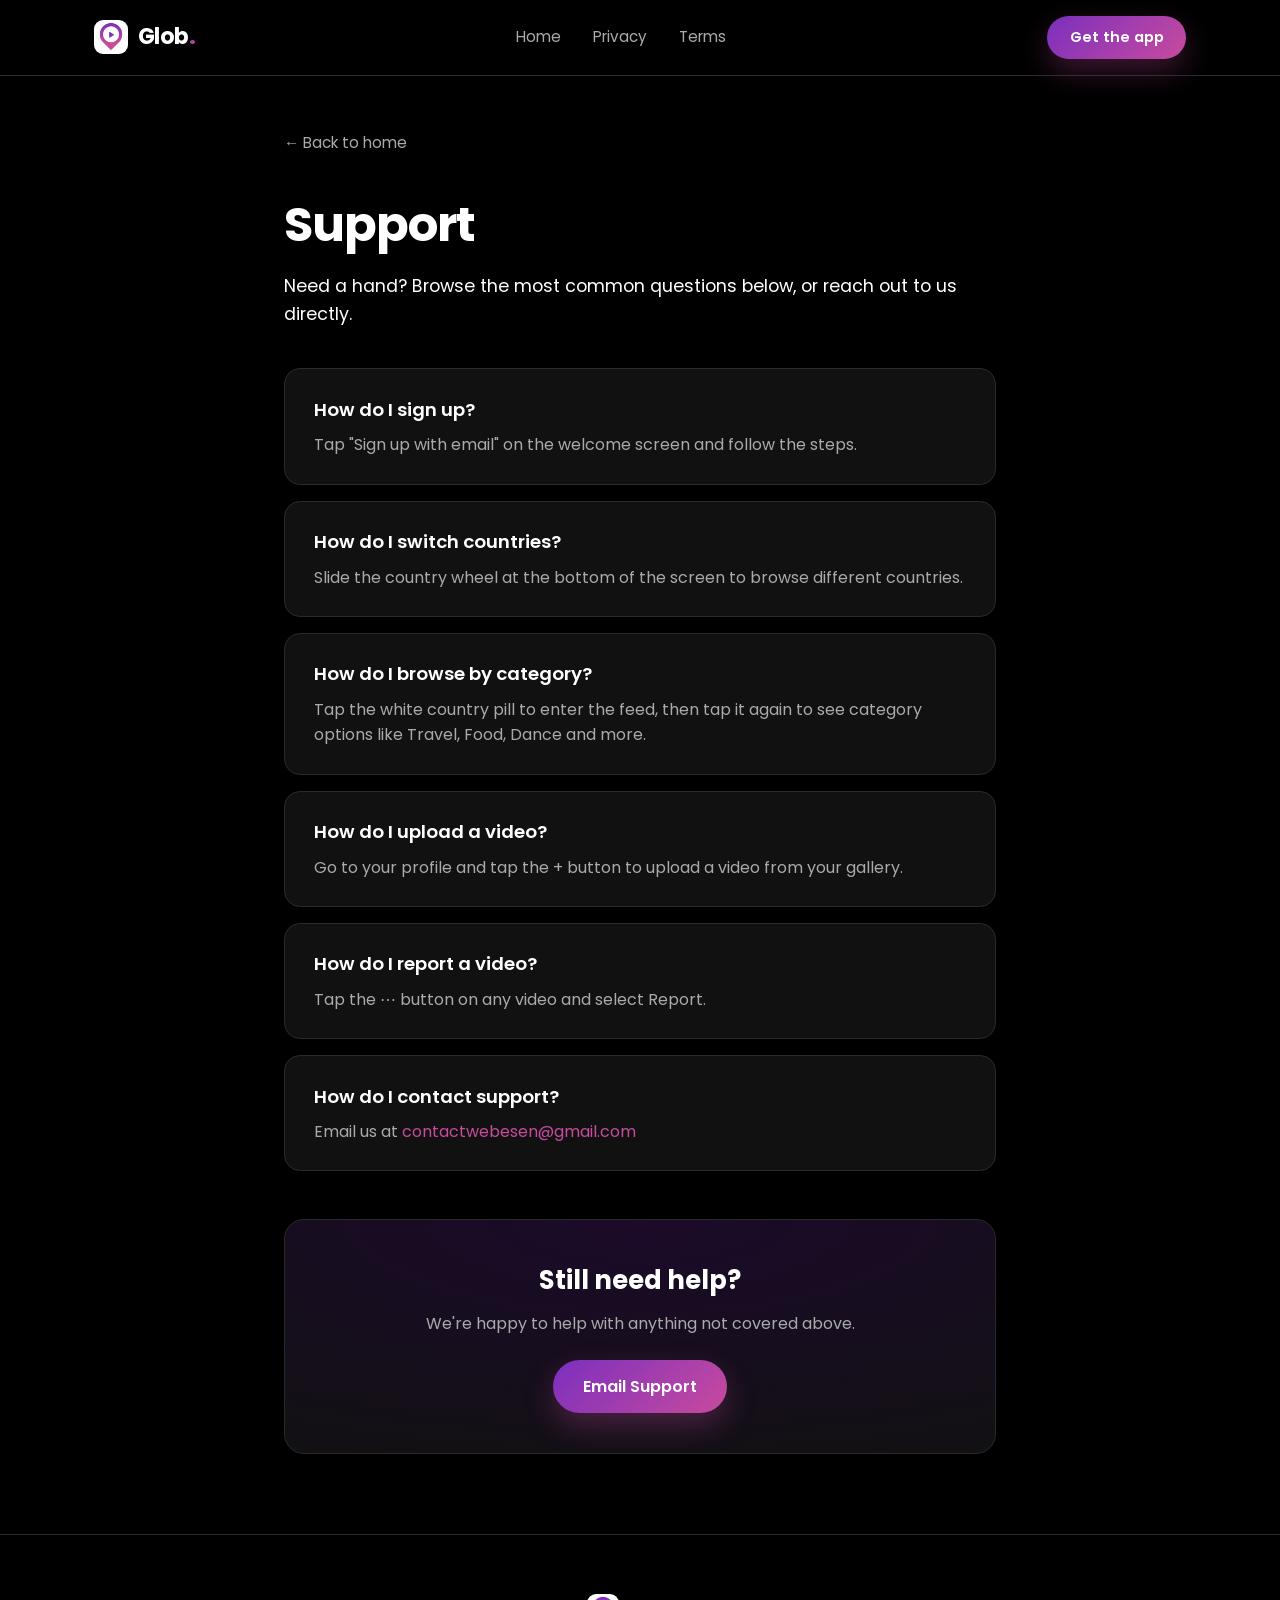
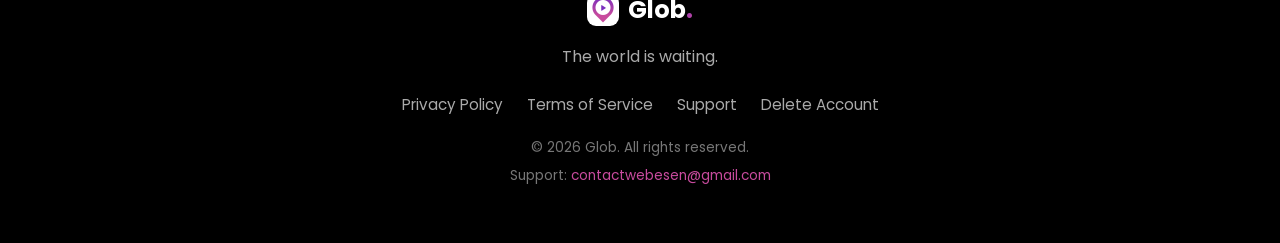
<file: support.html>
<!DOCTYPE html>
<html lang="en">
  <head>
    <meta charset="UTF-8" />
    <meta name="viewport" content="width=device-width, initial-scale=1.0" />
    <title>Support — Glob</title>
    <meta name="description" content="Glob support and frequently asked questions." />
    <link rel="icon" type="image/jpeg" href="images/Logo_Screen.jpg" />
    <link rel="preconnect" href="https://fonts.googleapis.com" />
    <link rel="preconnect" href="https://fonts.gstatic.com" crossorigin />
    <link
      href="https://fonts.googleapis.com/css2?family=Poppins:wght@400;600;700&display=swap"
      rel="stylesheet"
    />
    <link rel="stylesheet" href="styles.css" />
  </head>
  <body id="top">
    <header class="nav scrolled" id="nav" data-always-solid="true">
      <div class="nav-inner">
        <a class="brand" href="index.html">
          <img src="images/icon.png" alt="Glob logo" />
          <span>Glob<span class="grad-text">.</span></span>
        </a>
        <nav class="nav-links">
          <a href="index.html">Home</a>
          <a href="privacy.html">Privacy</a>
          <a href="terms.html">Terms</a>
        </nav>
        <a href="index.html" class="btn btn-sm">Get the app</a>
      </div>
    </header>

    <main class="page">
      <div class="container page-narrow">
        <a href="index.html" class="back-link">← Back to home</a>
        <h1>Support</h1>
        <p class="lead">
          Need a hand? Browse the most common questions below, or reach out to us
          directly.
        </p>

        <div class="faq-list">
          <div class="faq-item">
            <h3>How do I sign up?</h3>
            <p>Tap "Sign up with email" on the welcome screen and follow the steps.</p>
          </div>
          <div class="faq-item">
            <h3>How do I switch countries?</h3>
            <p>
              Slide the country wheel at the bottom of the screen to browse
              different countries.
            </p>
          </div>
          <div class="faq-item">
            <h3>How do I browse by category?</h3>
            <p>
              Tap the white country pill to enter the feed, then tap it again to
              see category options like Travel, Food, Dance and more.
            </p>
          </div>
          <div class="faq-item">
            <h3>How do I upload a video?</h3>
            <p>
              Go to your profile and tap the + button to upload a video from your
              gallery.
            </p>
          </div>
          <div class="faq-item">
            <h3>How do I report a video?</h3>
            <p>Tap the ⋯ button on any video and select Report.</p>
          </div>
          <div class="faq-item">
            <h3>How do I contact support?</h3>
            <p>
              Email us at
              <a href="mailto:contactwebesen@gmail.com">contactwebesen@gmail.com</a>
            </p>
          </div>
        </div>

        <div class="contact-box">
          <h2>Still need help?</h2>
          <p>We're happy to help with anything not covered above.</p>
          <a href="mailto:contactwebesen@gmail.com" class="btn">Email Support</a>
        </div>
      </div>
    </main>

    <footer class="footer">
      <div class="container">
        <div class="footer-brand">
          <img src="images/icon.png" alt="Glob logo" />
          <span>Glob<span class="grad-text">.</span></span>
        </div>
        <p class="footer-tag">The world is waiting.</p>
        <nav class="footer-links">
          <a href="privacy.html">Privacy Policy</a>
          <a href="terms.html">Terms of Service</a>
          <a href="support.html">Support</a>
          <a href="delete-account.html">Delete Account</a>
        </nav>
        <p class="footer-copy">© 2026 Glob. All rights reserved.</p>
        <p class="footer-email">
          Support: <a href="mailto:contactwebesen@gmail.com">contactwebesen@gmail.com</a>
        </p>
      </div>
    </footer>

    <script src="script.js"></script>
  </body>
</html>
</file>
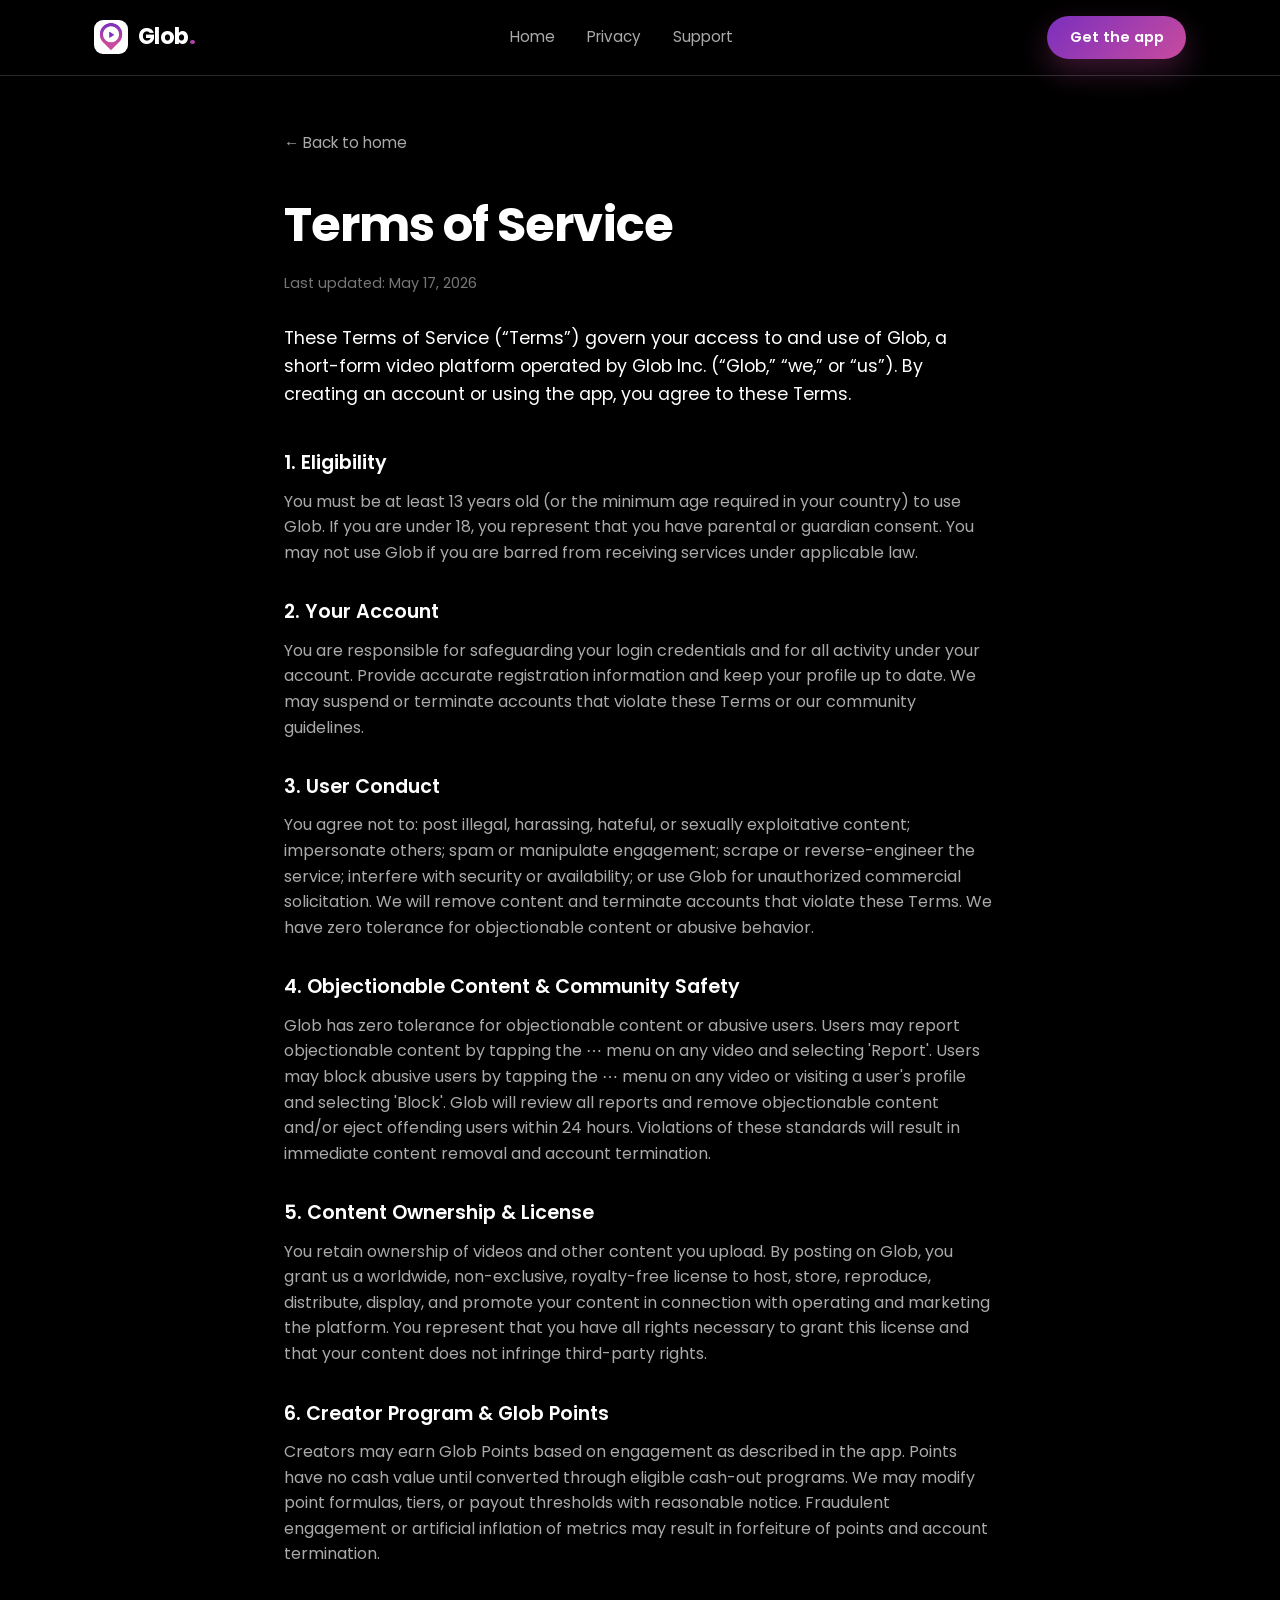
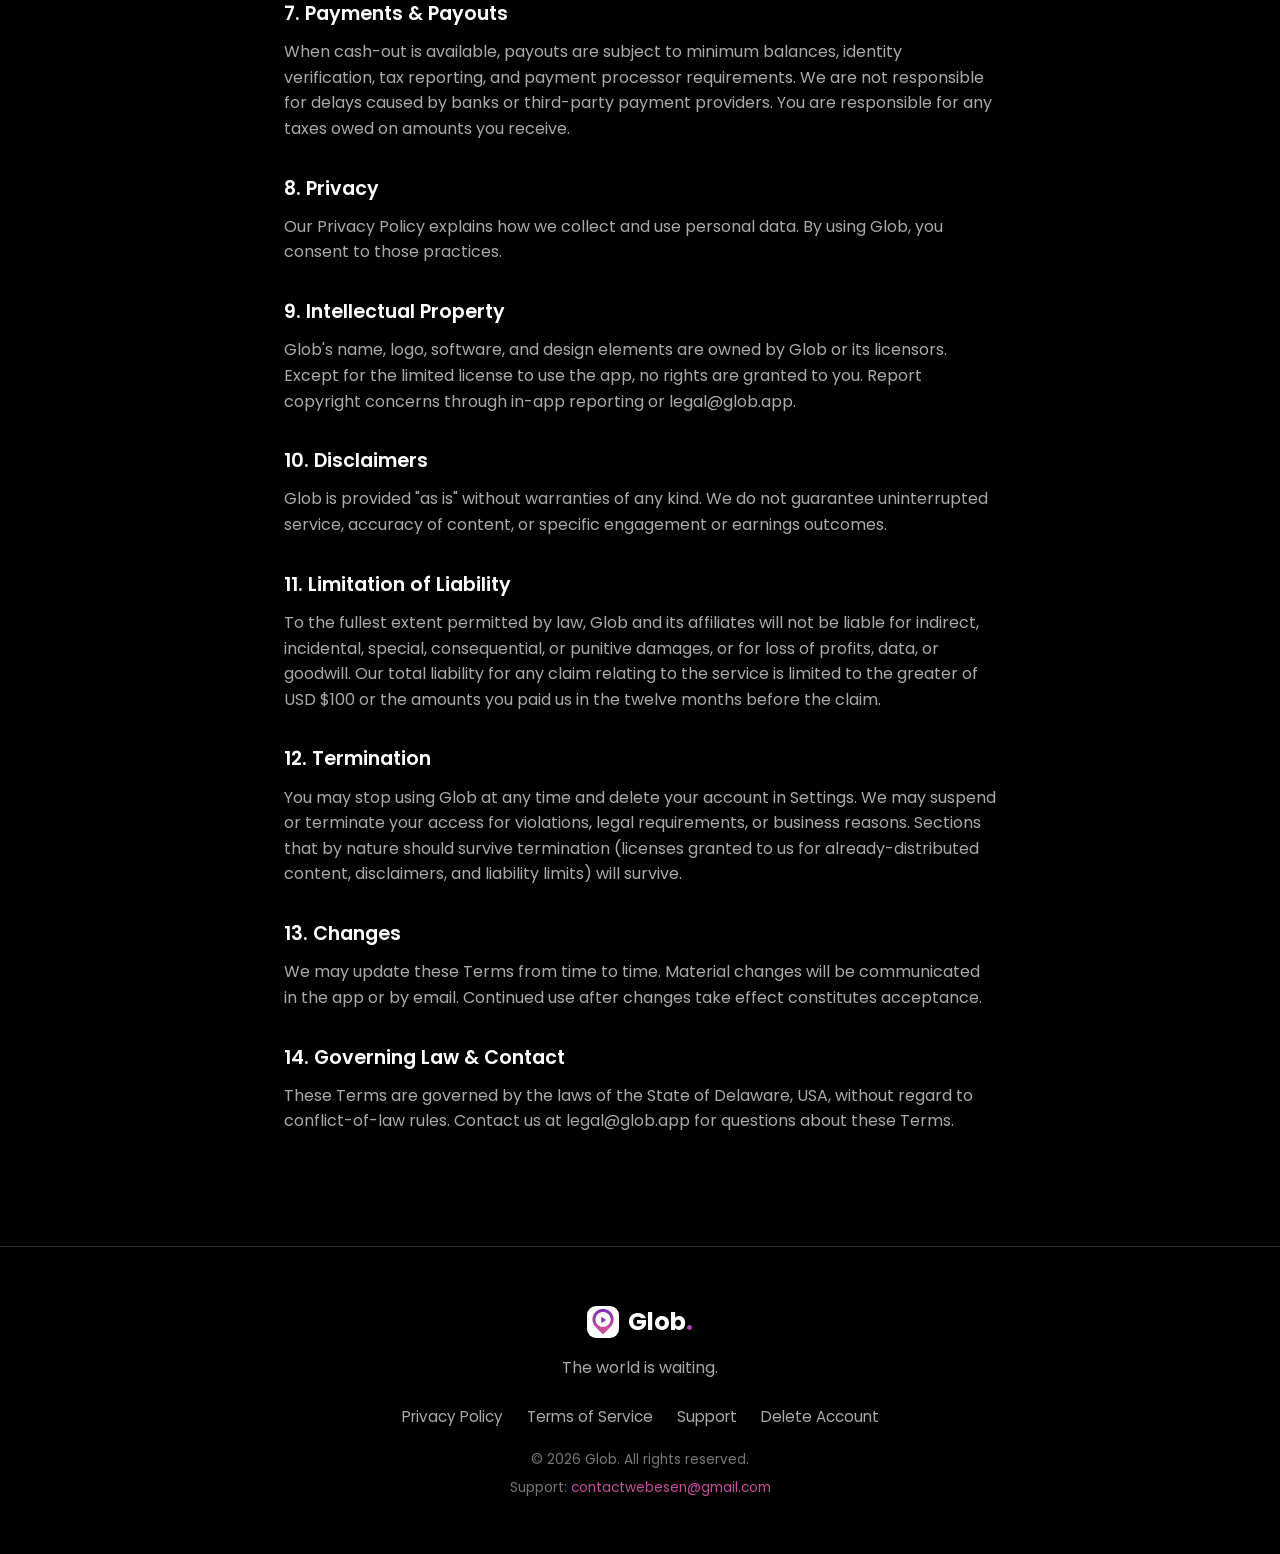
<file: terms.html>
<!DOCTYPE html>
<html lang="en">
  <head>
    <meta charset="UTF-8" />
    <meta name="viewport" content="width=device-width, initial-scale=1.0" />
    <title>Terms of Service — Glob</title>
    <meta name="description" content="Glob Terms of Service governing your use of the platform." />
    <link rel="icon" type="image/jpeg" href="images/Logo_Screen.jpg" />
    <link rel="preconnect" href="https://fonts.googleapis.com" />
    <link rel="preconnect" href="https://fonts.gstatic.com" crossorigin />
    <link
      href="https://fonts.googleapis.com/css2?family=Poppins:wght@400;600;700&display=swap"
      rel="stylesheet"
    />
    <link rel="stylesheet" href="styles.css" />
  </head>
  <body id="top">
    <header class="nav scrolled" id="nav" data-always-solid="true">
      <div class="nav-inner">
        <a class="brand" href="index.html">
          <img src="images/icon.png" alt="Glob logo" />
          <span>Glob<span class="grad-text">.</span></span>
        </a>
        <nav class="nav-links">
          <a href="index.html">Home</a>
          <a href="privacy.html">Privacy</a>
          <a href="support.html">Support</a>
        </nav>
        <a href="index.html" class="btn btn-sm">Get the app</a>
      </div>
    </header>

    <main class="page">
      <div class="container page-narrow">
        <a href="index.html" class="back-link">← Back to home</a>
        <h1>Terms of Service</h1>
        <p class="updated">Last updated: May 17, 2026</p>
        <p class="lead">
          These Terms of Service (“Terms”) govern your access to and use of Glob,
          a short-form video platform operated by Glob Inc. (“Glob,” “we,” or
          “us”). By creating an account or using the app, you agree to these
          Terms.
        </p>

        <div class="legal-section">
          <h2>1. Eligibility</h2>
          <p>
            You must be at least 13 years old (or the minimum age required in
            your country) to use Glob. If you are under 18, you represent that
            you have parental or guardian consent. You may not use Glob if you
            are barred from receiving services under applicable law.
          </p>
        </div>

        <div class="legal-section">
          <h2>2. Your Account</h2>
          <p>
            You are responsible for safeguarding your login credentials and for
            all activity under your account. Provide accurate registration
            information and keep your profile up to date. We may suspend or
            terminate accounts that violate these Terms or our community
            guidelines.
          </p>
        </div>

        <div class="legal-section">
          <h2>3. User Conduct</h2>
          <p>
            You agree not to: post illegal, harassing, hateful, or sexually
            exploitative content; impersonate others; spam or manipulate
            engagement; scrape or reverse-engineer the service; interfere with
            security or availability; or use Glob for unauthorized commercial
            solicitation. We will remove content and terminate accounts that
            violate these Terms. We have zero tolerance for objectionable content
            or abusive behavior.
          </p>
        </div>

        <div class="legal-section">
          <h2>4. Objectionable Content &amp; Community Safety</h2>
          <p>
            Glob has zero tolerance for objectionable content or abusive users.
            Users may report objectionable content by tapping the ⋯ menu on any
            video and selecting 'Report'. Users may block abusive users by
            tapping the ⋯ menu on any video or visiting a user's profile and
            selecting 'Block'. Glob will review all reports and remove
            objectionable content and/or eject offending users within 24 hours.
            Violations of these standards will result in immediate content
            removal and account termination.
          </p>
        </div>

        <div class="legal-section">
          <h2>5. Content Ownership &amp; License</h2>
          <p>
            You retain ownership of videos and other content you upload. By
            posting on Glob, you grant us a worldwide, non-exclusive,
            royalty-free license to host, store, reproduce, distribute, display,
            and promote your content in connection with operating and marketing
            the platform. You represent that you have all rights necessary to
            grant this license and that your content does not infringe
            third-party rights.
          </p>
        </div>

        <div class="legal-section">
          <h2>6. Creator Program &amp; Glob Points</h2>
          <p>
            Creators may earn Glob Points based on engagement as described in the
            app. Points have no cash value until converted through eligible
            cash-out programs. We may modify point formulas, tiers, or payout
            thresholds with reasonable notice. Fraudulent engagement or
            artificial inflation of metrics may result in forfeiture of points
            and account termination.
          </p>
        </div>

        <div class="legal-section">
          <h2>7. Payments &amp; Payouts</h2>
          <p>
            When cash-out is available, payouts are subject to minimum balances,
            identity verification, tax reporting, and payment processor
            requirements. We are not responsible for delays caused by banks or
            third-party payment providers. You are responsible for any taxes owed
            on amounts you receive.
          </p>
        </div>

        <div class="legal-section">
          <h2>8. Privacy</h2>
          <p>
            Our Privacy Policy explains how we collect and use personal data. By
            using Glob, you consent to those practices.
          </p>
        </div>

        <div class="legal-section">
          <h2>9. Intellectual Property</h2>
          <p>
            Glob's name, logo, software, and design elements are owned by Glob or
            its licensors. Except for the limited license to use the app, no
            rights are granted to you. Report copyright concerns through in-app
            reporting or legal@glob.app.
          </p>
        </div>

        <div class="legal-section">
          <h2>10. Disclaimers</h2>
          <p>
            Glob is provided "as is" without warranties of any kind. We do not
            guarantee uninterrupted service, accuracy of content, or specific
            engagement or earnings outcomes.
          </p>
        </div>

        <div class="legal-section">
          <h2>11. Limitation of Liability</h2>
          <p>
            To the fullest extent permitted by law, Glob and its affiliates will
            not be liable for indirect, incidental, special, consequential, or
            punitive damages, or for loss of profits, data, or goodwill. Our
            total liability for any claim relating to the service is limited to
            the greater of USD $100 or the amounts you paid us in the twelve
            months before the claim.
          </p>
        </div>

        <div class="legal-section">
          <h2>12. Termination</h2>
          <p>
            You may stop using Glob at any time and delete your account in
            Settings. We may suspend or terminate your access for violations,
            legal requirements, or business reasons. Sections that by nature
            should survive termination (licenses granted to us for
            already-distributed content, disclaimers, and liability limits) will
            survive.
          </p>
        </div>

        <div class="legal-section">
          <h2>13. Changes</h2>
          <p>
            We may update these Terms from time to time. Material changes will be
            communicated in the app or by email. Continued use after changes take
            effect constitutes acceptance.
          </p>
        </div>

        <div class="legal-section">
          <h2>14. Governing Law &amp; Contact</h2>
          <p>
            These Terms are governed by the laws of the State of Delaware, USA,
            without regard to conflict-of-law rules. Contact us at legal@glob.app
            for questions about these Terms.
          </p>
        </div>
      </div>
    </main>

    <footer class="footer">
      <div class="container">
        <div class="footer-brand">
          <img src="images/icon.png" alt="Glob logo" />
          <span>Glob<span class="grad-text">.</span></span>
        </div>
        <p class="footer-tag">The world is waiting.</p>
        <nav class="footer-links">
          <a href="privacy.html">Privacy Policy</a>
          <a href="terms.html">Terms of Service</a>
          <a href="support.html">Support</a>
          <a href="delete-account.html">Delete Account</a>
        </nav>
        <p class="footer-copy">© 2026 Glob. All rights reserved.</p>
        <p class="footer-email">
          Support: <a href="mailto:contactwebesen@gmail.com">contactwebesen@gmail.com</a>
        </p>
      </div>
    </footer>

    <script src="script.js"></script>
  </body>
</html>
</file>
<file: styles.css>
:root {
  --bg: #000000;
  --surface: #111111;
  --border: #2a2a2a;
  --text: #ffffff;
  --text-muted: #aaaaaa;
  --text-dim: #777777;
  --purple: #7b2fbe;
  --magenta: #c84b9e;
  --grad: linear-gradient(135deg, #7b2fbe, #c84b9e);
}

* {
  margin: 0;
  padding: 0;
  box-sizing: border-box;
}

html {
  scroll-behavior: smooth;
}

body {
  font-family: "Poppins", -apple-system, BlinkMacSystemFont, "Segoe UI", sans-serif;
  background: var(--bg);
  color: var(--text);
  line-height: 1.6;
  -webkit-font-smoothing: antialiased;
  overflow-x: hidden;
}

a {
  color: inherit;
  text-decoration: none;
}

img {
  display: block;
  max-width: 100%;
}

.container {
  max-width: 1140px;
  margin: 0 auto;
  padding: 0 24px;
}

.grad-text {
  background: var(--grad);
  -webkit-background-clip: text;
  background-clip: text;
  -webkit-text-fill-color: transparent;
}

/* ---------- Screenshot images (frames already baked in) ---------- */
.shot {
  max-height: 600px;
  width: auto;
  border-radius: 8px;
  filter: drop-shadow(0 24px 50px rgba(0, 0, 0, 0.6));
}

/* ---------- Buttons ---------- */
.btn {
  display: inline-flex;
  align-items: center;
  justify-content: center;
  font-weight: 600;
  font-size: 1rem;
  padding: 0.85rem 1.9rem;
  border-radius: 50px;
  cursor: pointer;
  transition: transform 0.18s ease, box-shadow 0.18s ease;
  background: var(--grad);
  color: #fff;
  border: none;
  box-shadow: 0 12px 30px rgba(200, 75, 158, 0.3);
}

.btn:hover {
  transform: translateY(-2px);
  box-shadow: 0 18px 40px rgba(200, 75, 158, 0.45);
}

.btn-sm {
  padding: 0.6rem 1.4rem;
  font-size: 0.92rem;
}

/* ---------- Header / Nav ---------- */
.nav {
  position: fixed;
  top: 0;
  left: 0;
  right: 0;
  z-index: 100;
  transition: background 0.25s ease, border-color 0.25s ease;
  border-bottom: 1px solid transparent;
}

.nav.scrolled {
  background: rgba(0, 0, 0, 0.82);
  backdrop-filter: blur(14px);
  border-bottom: 1px solid var(--border);
}

.nav-inner {
  max-width: 1140px;
  margin: 0 auto;
  padding: 1rem 24px;
  display: flex;
  align-items: center;
  justify-content: space-between;
  gap: 1rem;
}

.brand {
  display: flex;
  align-items: center;
  gap: 0.6rem;
  font-weight: 700;
  font-size: 1.4rem;
  letter-spacing: -0.02em;
}

.brand img {
  width: 34px;
  height: 34px;
  border-radius: 9px;
  object-fit: cover;
}

.nav-links {
  display: flex;
  align-items: center;
  gap: 2rem;
  font-size: 0.95rem;
  color: var(--text-muted);
}

.nav-links a {
  transition: color 0.18s ease;
}

.nav-links a:hover {
  color: #fff;
}

/* ---------- Hero ---------- */
.hero {
  position: relative;
  padding: 160px 0 80px;
  text-align: center;
  overflow: hidden;
}

.hero::before {
  content: "";
  position: absolute;
  inset: 0;
  background:
    radial-gradient(50% 40% at 50% 0%, rgba(123, 47, 190, 0.28), transparent 70%),
    radial-gradient(40% 35% at 80% 30%, rgba(200, 75, 158, 0.18), transparent 70%);
  z-index: -1;
}

.hero-title {
  font-size: clamp(3.2rem, 9vw, 6rem);
  font-weight: 700;
  letter-spacing: -0.04em;
  line-height: 1;
}

.hero-subtitle {
  font-size: clamp(1.4rem, 3.5vw, 2rem);
  font-weight: 600;
  margin-top: 0.6rem;
}

.hero-desc {
  color: var(--text-muted);
  font-size: 1.15rem;
  max-width: 34rem;
  margin: 1.2rem auto 0;
}

/* ---------- Hero mockups ---------- */
.hero-mockups {
  display: flex;
  align-items: center;
  justify-content: center;
  gap: 0;
  margin: 3.5rem auto 2.5rem;
  min-height: 520px;
}

.hero-mockups .shot {
  max-height: 480px;
  transition: transform 0.4s ease;
}

.hero-mockups .shot-left {
  transform: rotate(-7deg) translateX(40px) scale(0.9);
  z-index: 1;
}

.hero-mockups .shot-center {
  transform: scale(1.05);
  z-index: 3;
  filter: drop-shadow(0 30px 60px rgba(123, 47, 190, 0.45));
}

.hero-mockups .shot-right {
  transform: rotate(7deg) translateX(-40px) scale(0.9);
  z-index: 1;
}

.hero-mockups:hover .shot-left {
  transform: rotate(-9deg) translateX(20px) scale(0.92);
}

.hero-mockups:hover .shot-right {
  transform: rotate(9deg) translateX(-20px) scale(0.92);
}

/* ---------- Store badges ---------- */
.store-badges {
  display: flex;
  gap: 1rem;
  justify-content: center;
  flex-wrap: wrap;
}

.store-badge {
  display: inline-flex;
  align-items: center;
  gap: 0.7rem;
  background: #000;
  border: 1px solid #444;
  border-radius: 12px;
  padding: 0.6rem 1.3rem;
  transition: transform 0.18s ease, border-color 0.18s ease;
}

.store-badge:hover {
  transform: translateY(-2px);
  border-color: #888;
}

.store-badge svg {
  width: 26px;
  height: 26px;
  flex-shrink: 0;
}

.store-badge .label {
  display: flex;
  flex-direction: column;
  align-items: flex-start;
  line-height: 1.1;
}

.store-badge .label small {
  font-size: 0.68rem;
  color: #ccc;
  font-weight: 400;
}

.store-badge .label span {
  font-size: 1.15rem;
  font-weight: 600;
}

/* ---------- Sections ---------- */
section {
  padding: 80px 0;
}

.section-head {
  text-align: center;
  max-width: 640px;
  margin: 0 auto 3.5rem;
}

.section-head h2 {
  font-size: clamp(1.9rem, 4vw, 2.8rem);
  font-weight: 700;
  letter-spacing: -0.02em;
}

/* ---------- Value cards ---------- */
.cards {
  display: grid;
  grid-template-columns: repeat(3, 1fr);
  gap: 1.5rem;
}

.card {
  background: var(--surface);
  border: 1px solid var(--border);
  border-radius: 16px;
  padding: 2.2rem 1.8rem;
  transition: transform 0.2s ease, border-color 0.2s ease;
}

.card:hover {
  transform: translateY(-4px);
  border-color: var(--purple);
}

.card-icon {
  font-size: 2.6rem;
  margin-bottom: 1rem;
}

.card h3 {
  font-size: 1.35rem;
  font-weight: 600;
  margin-bottom: 0.6rem;
}

.card p {
  color: var(--text-muted);
  font-size: 1rem;
}

/* ---------- Feature rows ---------- */
.feature-row {
  display: grid;
  grid-template-columns: 1fr 1fr;
  gap: 4rem;
  align-items: center;
}

.feature-media {
  display: flex;
  justify-content: center;
}

.feature-text .eyebrow {
  display: inline-block;
  font-size: 0.82rem;
  font-weight: 600;
  letter-spacing: 0.08em;
  text-transform: uppercase;
  color: var(--magenta);
  margin-bottom: 0.8rem;
}

.feature-text h2 {
  font-size: clamp(1.8rem, 3.6vw, 2.6rem);
  font-weight: 700;
  letter-spacing: -0.02em;
  line-height: 1.15;
  margin-bottom: 1rem;
}

.feature-text p {
  color: var(--text-muted);
  font-size: 1.1rem;
}

.feature-divider {
  height: 1px;
  background: var(--border);
  border: none;
}

/* ---------- Footer ---------- */
.footer {
  border-top: 1px solid var(--border);
  padding: 3.5rem 0;
  text-align: center;
}

.footer-brand {
  display: inline-flex;
  align-items: center;
  gap: 0.6rem;
  font-weight: 700;
  font-size: 1.5rem;
}

.footer-brand img {
  width: 32px;
  height: 32px;
  border-radius: 9px;
  object-fit: cover;
}

.footer-tag {
  color: var(--text-muted);
  margin: 0.6rem 0 1.5rem;
}

.footer-links {
  display: flex;
  gap: 1.5rem;
  justify-content: center;
  flex-wrap: wrap;
  color: var(--text-muted);
  font-size: 0.95rem;
  margin-bottom: 1.2rem;
}

.footer-links a:hover {
  color: #fff;
}

.footer-copy {
  color: var(--text-dim);
  font-size: 0.85rem;
}

.footer-email {
  color: var(--text-dim);
  font-size: 0.85rem;
  margin-top: 0.4rem;
}

.footer-email a {
  color: var(--magenta);
}

/* ---------- Legal / content pages ---------- */
.page {
  padding: 130px 0 80px;
}

.page-narrow {
  max-width: 760px;
}

.back-link {
  display: inline-flex;
  align-items: center;
  gap: 0.4rem;
  color: var(--text-muted);
  font-size: 0.95rem;
  margin-bottom: 2rem;
  transition: color 0.18s ease;
}

.back-link:hover {
  color: #fff;
}

.page h1 {
  font-size: clamp(2rem, 5vw, 3rem);
  font-weight: 700;
  letter-spacing: -0.02em;
  margin-bottom: 0.5rem;
}

.page .updated {
  color: var(--text-dim);
  font-size: 0.9rem;
  margin-bottom: 1.8rem;
}

.page .lead {
  color: var(--text);
  font-size: 1.1rem;
  margin-bottom: 2.5rem;
}

.legal-section {
  margin-bottom: 2rem;
}

.legal-section h2 {
  font-size: 1.2rem;
  font-weight: 600;
  margin-bottom: 0.6rem;
}

.legal-section p {
  color: var(--text-muted);
  font-size: 1rem;
}

/* ---------- FAQ ---------- */
.faq-list {
  display: flex;
  flex-direction: column;
  gap: 1rem;
  margin-bottom: 3rem;
}

.faq-item {
  background: var(--surface);
  border: 1px solid var(--border);
  border-radius: 16px;
  padding: 1.6rem 1.8rem;
}

.faq-item h3 {
  font-size: 1.15rem;
  font-weight: 600;
  margin-bottom: 0.5rem;
}

.faq-item p {
  color: var(--text-muted);
}

.faq-item a {
  color: var(--magenta);
}

.contact-box {
  background: radial-gradient(120% 120% at 50% 0%, rgba(123, 47, 190, 0.22), var(--surface));
  border: 1px solid var(--border);
  border-radius: 20px;
  padding: 2.5rem 2rem;
  text-align: center;
}

.contact-box h2 {
  font-size: 1.6rem;
  font-weight: 700;
  margin-bottom: 0.6rem;
}

.contact-box p {
  color: var(--text-muted);
  margin-bottom: 1.5rem;
}

/* ---------- Reveal animation ---------- */
.reveal {
  opacity: 0;
  transform: translateY(28px);
  transition: opacity 0.7s ease, transform 0.7s ease;
}

.reveal.visible {
  opacity: 1;
  transform: translateY(0);
}

/* ---------- Responsive ---------- */
@media (max-width: 880px) {
  .cards {
    grid-template-columns: 1fr;
  }

  .feature-row {
    grid-template-columns: 1fr;
    gap: 2.5rem;
    text-align: center;
  }

  .feature-row.reverse .feature-media {
    order: -1;
  }

  .feature-text .eyebrow {
    margin-top: 0;
  }

  .nav-links {
    display: none;
  }

  .hero-mockups .shot-left,
  .hero-mockups .shot-right {
    display: none;
  }

  .hero-mockups .shot-center {
    transform: scale(1);
  }
}

@media (max-width: 600px) {
  section {
    padding: 40px 0;
  }

  .hero {
    padding: 120px 0 40px;
  }

  .page {
    padding: 110px 0 40px;
  }

  .shot,
  .hero-mockups .shot {
    max-height: 70vh;
  }
}

@media (prefers-reduced-motion: reduce) {
  html {
    scroll-behavior: auto;
  }

  .reveal {
    opacity: 1;
    transform: none;
    transition: none;
  }
}
</file>
